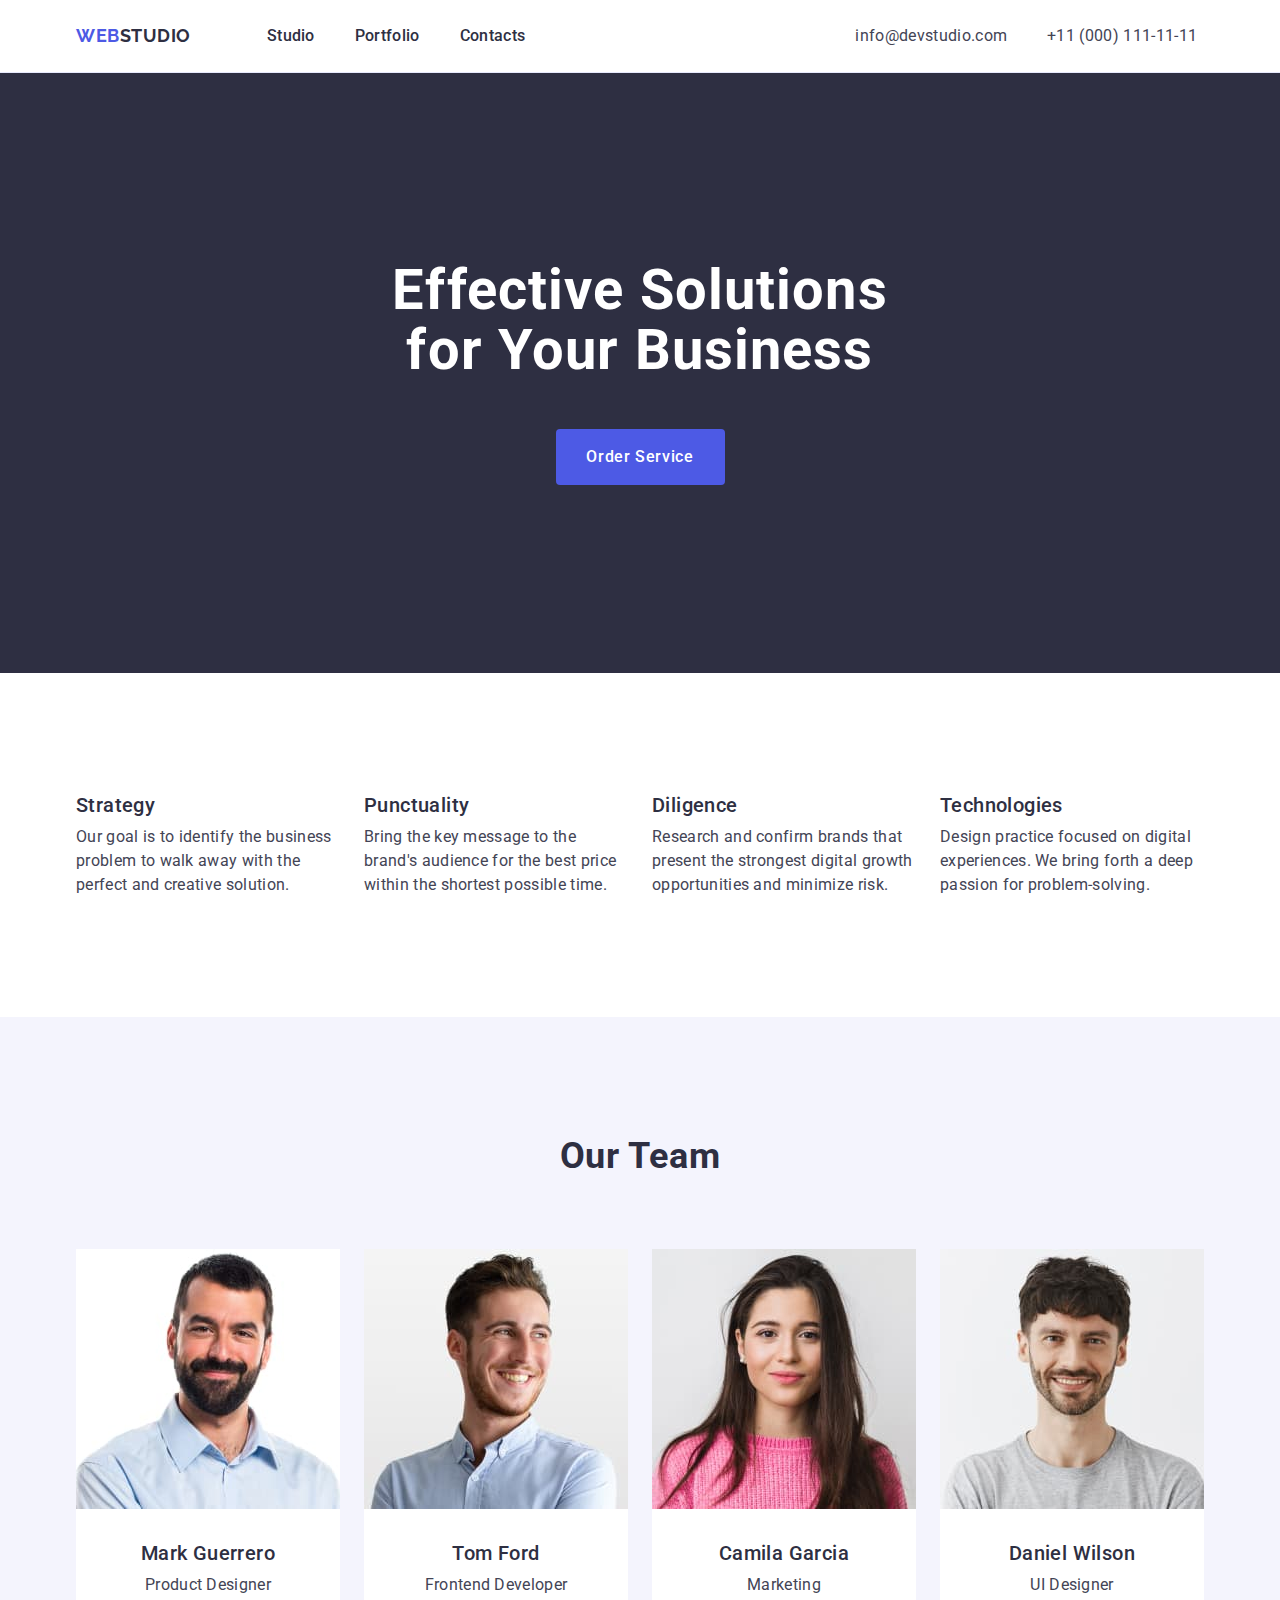
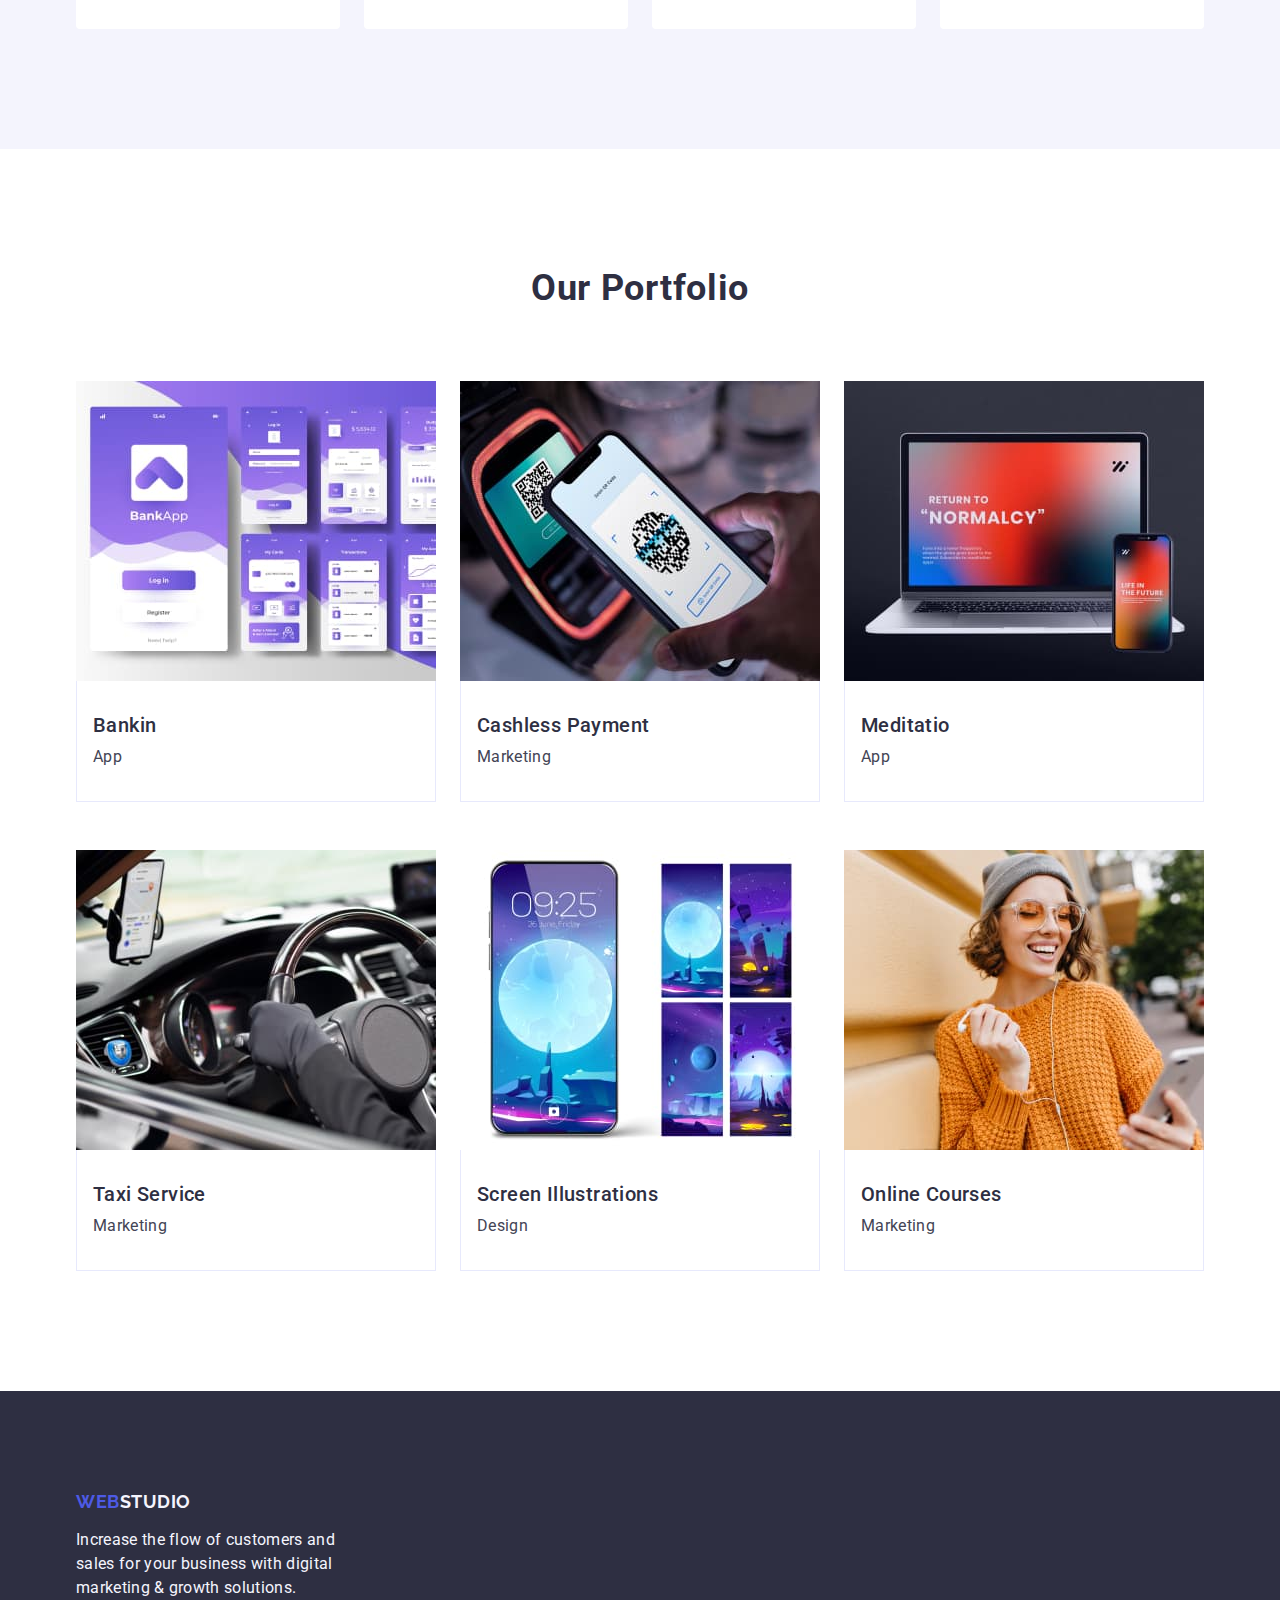
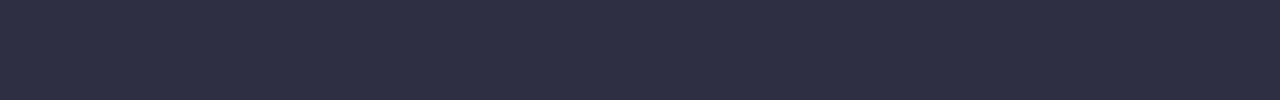
<file: index.html>
<!DOCTYPE html>
<html lang="en">
  <head>
    <meta charset="UTF-8" />
    <meta name="viewport" content="width=device-width, initial-scale=1.0" />
    <title>webstudio</title>
        <link rel="preconnect" href="https://fonts.googleapis.com" />
    <link rel="preconnect" href="https://fonts.gstatic.com" crossorigin />
    <link
      href="https://fonts.googleapis.com/css2?family=Raleway:wght@700&family=Roboto:wght@400;500;700&display=swap"
      rel="stylesheet"
    />
    <link rel="stylesheet" href="https://cdn.jsdelivr.net/npm/modern-normalize@2.0.0/modern-normalize.min.css" />
    <link rel="stylesheet" href="./css/styles.css" />
  </head>
  <body>

    <!--------HEADER-------->

    <header class="page-header">
      <div class="container header-container">
        <nav class="navigation">
          <a class="logo logo-header" href="./index.html">
            Web<span class="logo-header-span">Studio</span>
          </a>
          <ul class="menu list">
            <li class="menu-item">
              <a class="menu-link link" href="./index.html">Studio</a>
            </li>
            <li class="menu-item">
              <a class="menu-link link" href="">Portfolio</a>
            </li>
            <li class="menu-item">
              <a class="menu-link link" href="">Contacts</a>
            </li>
          </ul>
        </nav>
        <address class="contacts">
          <ul class="contacts-list list">
            <li>
              <a class="contacts-link link" href="mailto:info@devstudio.com">info@devstudio.com</a>
            </li>
            <li>
              <a class="contacts-link link" href="tel:+110001111111">+11 (000) 111-11-11</a>
            </li>
          </ul>
        </address>
      </div>
     
    </header>

    <main>
      <!--------HERO SECTION-------->
      <section class="section solutions">
        <div class="container hero-container">
        <h1 class="main-title">Effective Solutions for Your Business</h1>
        <button class="hero-btn" type="button">Order Service</button>
        </div>
      </section>

      <!---------SECTION ADVANTAGES--------->
      <section class="section advantages">
        <div class="container advantages-container">
        <h2 class="visually-hidden">Our Advantages</h2>
        <ul class="list-advantages list">
          <li class="adventages-card">
            <h3 class="subtitle">Strategy</h3>
            <p class="text">
              Our goal is to identify the business problem to walk away with the
              perfect and creative solution.
            </p>
          </li>
          <li class="adventages-card">
            <h3 class="subtitle">Punctuality</h3>
            <p class="text">
              Bring the key message to the brand's audience for the best price
              within the shortest possible time.
            </p>
          </li>
          <li class="adventages-card">
            <h3 class="subtitle">Diligence</h3>
            <p class="text">
              Research and confirm brands that present the strongest digital
              growth opportunities and minimize risk.
            </p>
          </li>
          <li class="adventages-card">
            <h3 class="subtitle">Technologies</h3>
            <p class="text">
              Design practice focused on digital experiences. We bring forth a
              deep passion for problem-solving.
            </p>
          </li>
        </ul>
        </div>
      </section>

      <!---------SECTION TEAM--------->
      <section class="section team">
        <div class="container">
        <h2 class="title">Our Team</h2>
        <ul class="list-team list">
          <li class="card-list">
            <img
              src="./images/product_designer.jpg"
              alt="a man with a black beard"
              width="264"
            />
              <div class="card-team">
                <h3 class="subtitle team-subtitle">Mark Guerrero</h3>
                <p class="text text-team">Product Designer</p>
              </div>
          </li>
              
          <li class="card-list">
            <img src="./images/frontend.jpg" alt="smiling man" width="264" />
              <div class="card-team">
                <h3 class="subtitle team-subtitle">Tom Ford</h3>
                <p class="text text-team">Frontend Developer</p>
              </div>
          </li>
              
          <li class="card-list">
            <img
              src="./images/marketing.jpg"
              alt="a woman in a pink sweater"
              width="264"
            />
              <div class="card-team">
                <h3 class="subtitle team-subtitle">Camila Garcia</h3>
                <p class="text text-team">Marketing</p>
              </div>
          </li>
              
          <li class="card-list">
            <img
              src="./images/ui_designer.jpg"
              alt="a man in a gray T-shirt"
              width="264"
            />
              <div class="card-team">
                <h3 class="subtitle team-subtitle">Daniel Wilson</h3>
                <p class="text text-team">UI Designer</p>
              </div>
          </li>
              
        </ul>
        </div>
      </section>

      <!---------SECTION PORTFOLIO--------->
      <section class="section portfolio">
        <div class="container">
          <h2 class="title">Our Portfolio</h2>
          <ul class="list-portfolio list">
            <li class="portfolio-list-item">
              <img
                src="./images/banking_app.jpg"
                alt="purple banking program
                menu"
                width="360"
              />
              <div class="card-portfolio">
                <h3 class="subtitle portfolio-subtitle">Bankin</h3>
                <p class="text text-portfolio">App</p>
              </div>
            </li>
            <li class="portfolio-list-item">
              <img
                src="./images/cashless_payment.jpg"
                alt="payment is made by phone"
                width="360"
              />
              <div class="card-portfolio">
                <h3 class="subtitle portfolio-subtitle">Cashless Payment</h3>
                <p class="text text-portfolio">Marketing</p>
              </div>
            </li>
            <li class="portfolio-list-item">
              <img
                src="./images/maditation_app.jpg"
                alt="laptop and phone"
                width="360"
              />
              <div class="card-portfolio">
                <h3 class="subtitle portfolio-subtitle">Meditatio</h3>
                <p class="text text-portfolio">App</p>
              </div>   
            </li>
            <li class="portfolio-list-item">
              <img
                src="./images/taxi_service.jpg"
                alt="driving a car"
                width="360"
              />
              <div class="card-portfolio">
                <h3 class="subtitle portfolio-subtitle">Taxi Service</h3>
                <p class="text text-portfolio">Marketing</p>
              </div>
            </li>
            <li class="portfolio-list-item">
              <img
                src="./images/screen_illustration.jpg"
                alt="the full moon on the phone screen"
                width="360"
              />
              <div class="card-portfolio">
                <h3 class="subtitle portfolio-subtitle">Screen Illustrations</h3>
                <p class="text text-portfolio">Design</p>
              </div>
            </li>
            <li class="portfolio-list-item">
              <img
                src="./images/online_courses.jpg"
                alt="a girl in an orange sweater"
                width="360"
              />
              <div class="card-portfolio">
                <h3 class="subtitle portfolio-subtitle">Online Courses</h3>
                <p class="text text-portfolio">Marketing</p>
              </div>
            </li>
        </ul>
        </div>
      </section>
    </main>

    <!---------FOOTER--------->
    <footer class="footer">
      <div class="container">
      <a class="logo logo-footer" href="./index.html"
        >Web<span class="logo-footer-span">Studio</span>
      </a>
      <p class="footer-text">
        Increase the flow of customers and sales for your business with digital
        marketing & growth solutions.
      </p>
      </div>
    </footer>
  </body>
</html>
</file>
<file: css/styles.css>
/*=========== COMMON STYLE ==========*/
.list {
    list-style-type: none;
}

.link {
    text-decoration: none;
}

button {
    cursor: pointer;
}

body {
    font-family: 'Roboto', sans-serif;
    font-weight: 400;
    color: #434455;
    background-color: #FFFFFF;
 }
 
 h1,h2,h3,h4,h5,h6,p {
    margin-top: 0;
    margin-bottom: 0;
 }

 ul,ol {
    margin-top: 0;
    margin-bottom: 0;
    padding-left: 0;

 }

 img {
    display: block;
    max-width: 100%;
 }

 .logo {
     text-decoration: none;
     text-transform: uppercase;
     font-family: 'Raleway', sans-serif;
     font-weight: 700;
     font-size: 18px;
     line-height: 1.17;
     letter-spacing: 0.03em;
     color: #4D5AE5;
    
 }
 
 .title {
     font-weight: 700;
     font-size: 36px;
     line-height: 1.11;
     letter-spacing: 0.02em;
     text-align: center;
     text-transform: capitalize;
     margin-bottom: 72px;
     color: #2E2F42;
 }


 .subtitle {
     font-weight: 500;
     font-size: 20px;
     line-height: 1.2;
     letter-spacing: 0.02em;
     margin-bottom: 8px;
     color: #2E2F42;
 }

 .text {
     font-size: 16px;
     line-height: 1.5;
     letter-spacing: 0.02em;
 }

 .visually-hidden {
     position: absolute;
     width: 1px;
     height: 1px;
     margin: -1px;
     border: 0;
     padding: 0;
     white-space: nowrap;
     clip-path: inset(100%);
     clip: rect(0 0 0 0);
     overflow: hidden;
 }

 .section {
    padding-top: 120px;
    padding-bottom: 120px;
 }

 .container {
    width: 1158px;
    margin-left: auto;
    margin-right: auto;
    padding-left: 15px;
    padding-right: 15px;
 }
 
 /*=========== /COMMON STYLE ==========*/

 /*=========== HEADER STYLE ==========*/

 .page-header {
    border-bottom: 1px solid #e7e9fc
 }
 .header-container {
    display: flex;
    width: 1158px;
    align-items: center;
 }
 .navigation {
    display: flex;
    align-items: center;
 }

 .menu {
    display: flex;
    gap: 40px;
 }

 .contacts-list {
    display: flex;
    gap: 40px;
    width: 672px;
    justify-content: flex-end;
 }
 .logo-header {
    margin-right: 76px
 }
 
 .logo-header-span {
    color: #2E2F42;
    
 }
 
 .menu-link {
    display: block;
    font-weight: 500;
    font-size: 16px;
    line-height: 1.5;
    letter-spacing: 0.02em;
    padding-top: 24px;
    padding-bottom: 24px;
    color: #2E2F42;
 }

 .contacts-link {
    display: block;
    color: #434455;
   
 }

 .link:hover,
 .link:focus {
    color: #404BBF;
 }

 
.contacts {
    font-size: 16px;
    line-height: 1.5;
    letter-spacing: 0.02em;
    font-style: normal;
    color: #434455;   
}
/*=========== /HEADER STYLE ==========*/

/*=========== HERO STYLE ==========*/

.solutions {
    background-color: #2E2F42;
    padding-bottom: 188px;
    padding-top: 188px;
   
}

.hero-container {
    display: flex;
    flex-direction: column;
    align-items: center;
}
.main-title {
    font-weight: 700;
    font-size: 56px;
    line-height: 1.07;
    letter-spacing: 0.02em;
    text-align: center;
    margin-left: auto;
    margin-right: auto;

    max-width: 496px;
    color: #FFFFFF;
}

.hero-btn {
    font-weight: 500;
    font-size: 16px;
    line-height: 1.5;
    letter-spacing: 0.04em;
    min-width: 169px;
    height: 56px;
    border: none;
    border-radius: 4px;
    margin-top: 48px;
    color: #FFFFFF;
    background-color: #4D5AE5;
    cursor: pointer;
}

.hero-btn:hover,
.hero-btn:focus {
    background-color: #404bbf;
}

/*=========== /HERO STYLE ==========*/

/*=========== ADVANTAGES STYLE ==========*/
.advantages {
    background-color: #FFFFFF;
}

.list-advantages {
    display: flex;
}  

.adventages-card {
    width: calc((100% - 72px) / 4);
}

.adventages-card:not(:last-child) {
    margin-right: 24px;
}

/*=========== /ADVANTAGES STYLE ==========*/

/*=========== TEAM STYLE ==========*/

.team {
    background-color: #F4F4FD;
}

.list-team {
    display: flex;
    gap: 24px;
}

.card-list {    
    width: calc((100% - 72px) / 4);
    border-radius: 0px 0px 4px 4px;
    background-color: #FFFFFF;
}

.card-team {
    padding: 32px 0;
    display: block;
}

.team-subtitle {
    text-align: center;
    margin-bottom: 8px;
    display: flex;
    justify-content: center;
   
 }

 .text-team {
    text-align: center;
    display: flex;
    justify-content: center;
    
    
 }
/*=========== /TEAM STYLE ==========*/

/*=========== PORTFOLIO STYLE ==========*/
.portfolio {
    background-color: #FFFFFF;
}
 
.list-portfolio {
    display: flex;
    gap: 24px;
    row-gap: 48px;
    flex-wrap: wrap;
    margin-top: 72px;
}
.portfolio-list-item {
    width: calc((100% - 48px) / 3);
}
.card-portfolio {
    padding: 32px 16px;
    border: 1px solid #e7e9fc;
    border-top: none;
}
.portfolio-subtitle {
    display: flex;
    justify-content: start;
}

.text-portfolio {
    display: flex;
    justify-content: start;
}

/*=========== /PORTFOLIO STYLE ==========*/

/*=========== FOOTER STYLE ==========*/
.footer {
    padding: 100px 0;
    margin-top: 60;
    background-color: #2E2F42;
}
.logo-footer {
    display: inline-block;
    margin-bottom: 16px;
}

.logo-footer-span {
    color: #F4F4FD;
}

.footer-text {
    font-size: 16px;
    line-height: 1.5;
    letter-spacing: 0.02em;
    width: 264px;
    color: #F4F4FD;
}
/*=========== /FOOTER STYLE ==========*/
</file>
